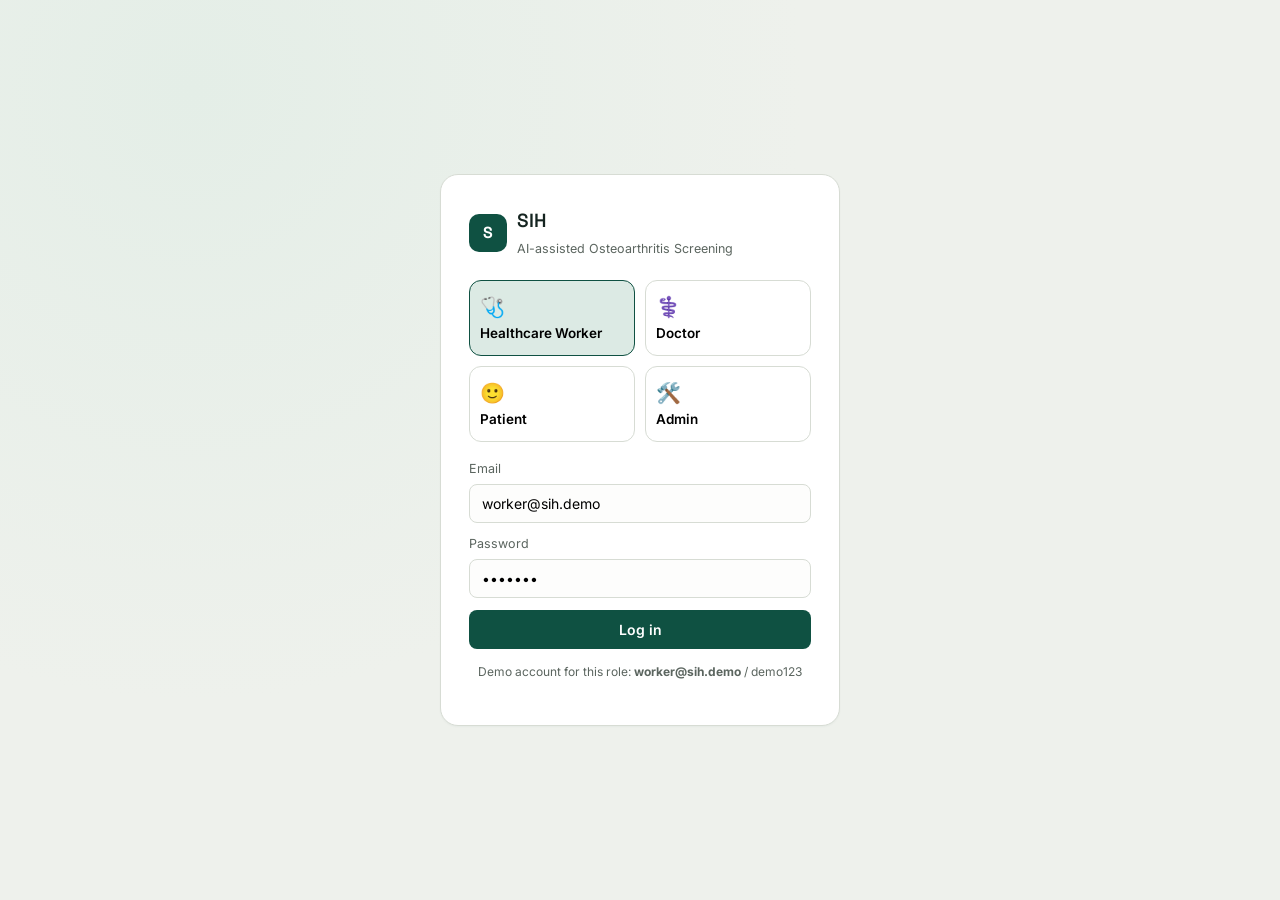
<file: index.html>
<!DOCTYPE html>
<html lang="en">
<head>
<meta charset="UTF-8">
<meta name="viewport" content="width=device-width, initial-scale=1.0">
<title>SIH — OA Screening Platform</title>
<link rel="preconnect" href="https://fonts.googleapis.com">
<link href="https://fonts.googleapis.com/css2?family=Space+Grotesk:wght@500;600;700&family=Inter:wght@400;500;600;700&display=swap" rel="stylesheet">
<link rel="stylesheet" href="assets/css/style.css">
<script src="assets/js/vendor/qrcode.min.js" onerror="this.onerror=null;this.src='https://cdnjs.cloudflare.com/ajax/libs/qrcodejs/1.0.0/qrcode.min.js'"></script>
<script src="assets/js/vendor/jsQR.min.js" onerror="this.onerror=null;this.src='https://cdnjs.cloudflare.com/ajax/libs/jsQR/1.4.0/jsQR.js'"></script>
</head>
<body>
<div id="app"></div>
<div id="toast-holder"></div>

<!-- Load order matters: state/utility modules first, dispatcher (app.js) last -->
<script src="assets/js/language.js"></script>
<script src="assets/js/storage.js"></script>
<script src="assets/js/auth.js"></script>
<script src="assets/js/patient.js"></script>
<script src="assets/js/camps.js"></script>
<script src="assets/js/followup.js"></script>
<script src="assets/js/qr.js"></script>
<script src="assets/js/camera.js"></script>
<script src="assets/js/wearable.js"></script>
<script src="assets/js/ai.js"></script>
<script src="assets/js/screening.js"></script>
<script src="assets/js/report.js"></script>
<script src="assets/js/dashboard.js"></script>
<script src="assets/js/doctor.js"></script>
<script src="assets/js/admin.js"></script>
<script src="assets/js/voice.js"></script>
<script src="assets/js/app.js"></script>
</body>
</html>
</file>
<file: assets/css/style.css>
:root{
  --bg:#EEF1EC; --surface:#FFFFFF; --ink:#152420; --muted:#5B655F;
  --border:#D7DCD4; --primary:#0F5142; --primary-dark:#0B3B30; --primary-soft:#DCEAE4;
  --accent:#B98523; --accent-soft:#F3E4C4;
  --low:#2F7A4F; --low-soft:#E1F1E6;
  --mod:#C1861E; --mod-soft:#FBEDD4;
  --high:#B5432E; --high-soft:#FBE4DF;
  --radius-lg:18px; --radius-md:12px; --radius-sm:8px;
}
*{box-sizing:border-box;}
body{margin:0;background:var(--bg);color:var(--ink);font-family:'Inter',sans-serif;font-size:15px;line-height:1.5;}
h1,h2,h3,h4{font-family:'Space Grotesk',sans-serif;font-weight:600;margin:0 0 4px;letter-spacing:-0.01em;}
button{font-family:inherit;cursor:pointer;}
input,select,textarea{font-family:inherit;font-size:14px;}
.hidden{display:none !important;}
#app{min-height:100vh;}

/* ---------- Login ---------- */
.login-wrap{min-height:100vh;display:flex;align-items:center;justify-content:center;padding:24px;background:
  radial-gradient(circle at 15% 10%, #E4EEE7 0%, var(--bg) 45%);}
.login-card{width:100%;max-width:400px;background:var(--surface);border:1px solid var(--border);border-radius:var(--radius-lg);padding:32px 28px;box-shadow:0 1px 2px rgba(15,81,66,0.04);}
.brand{display:flex;align-items:center;gap:10px;margin-bottom:22px;}
.brand-mark{width:38px;height:38px;border-radius:10px;background:var(--primary);color:#fff;display:flex;align-items:center;justify-content:center;font-family:'Space Grotesk';font-weight:700;font-size:16px;flex-shrink:0;}
.brand-text h1{font-size:19px;}
.brand-text p{margin:0;font-size:12.5px;color:var(--muted);}
.role-grid{display:grid;grid-template-columns:1fr 1fr;gap:10px;margin:18px 0;}
.role-btn{border:1.5px solid var(--border);background:#fff;border-radius:var(--radius-md);padding:14px 10px;text-align:left;transition:border-color .15s, background .15s;}
.role-btn:hover{border-color:var(--primary);}
.role-btn.active{border-color:var(--primary);background:var(--primary-soft);}
.role-btn .r-icon{font-size:20px;display:block;margin-bottom:6px;}
.role-btn .r-name{font-weight:600;font-size:13.5px;}
.field{margin-bottom:12px;}
.field label{display:block;font-size:12.5px;color:var(--muted);margin-bottom:5px;}
.field input,.field select,.field textarea{width:100%;padding:10px 12px;border:1.5px solid var(--border);border-radius:var(--radius-sm);background:#fdfdfc;}
.field input:focus,.field select:focus,.field textarea:focus{outline:none;border-color:var(--primary);}
.btn{display:inline-flex;align-items:center;justify-content:center;gap:6px;border:none;border-radius:var(--radius-sm);padding:11px 18px;font-weight:600;font-size:14px;}
.btn-primary{background:var(--primary);color:#fff;}
.btn-primary:hover{background:var(--primary-dark);}
.btn-block{width:100%;}
.btn-outline{background:#fff;border:1.5px solid var(--border);color:var(--ink);}
.btn-outline:hover{border-color:var(--primary);}
.btn-ghost{background:transparent;color:var(--primary);padding:8px 4px;}
.btn-sm{padding:7px 12px;font-size:12.5px;}
.hint{font-size:12px;color:var(--muted);margin-top:14px;text-align:center;}
.err{background:var(--high-soft);color:var(--high);border-radius:var(--radius-sm);padding:9px 12px;font-size:13px;margin-bottom:12px;}

/* ---------- Shell ---------- */
.shell{display:flex;min-height:100vh;}
.sidebar{width:220px;flex-shrink:0;background:var(--primary-dark);color:#fff;display:flex;flex-direction:column;padding:18px 12px;}
.sidebar .brand{color:#fff;margin-bottom:24px;padding:0 6px;}
.sidebar .brand-mark{background:#fff;color:var(--primary-dark);}
.sidebar .brand-text p{color:#B9CFC7;}
.nav-item{display:flex;align-items:center;gap:10px;padding:10px 12px;border-radius:var(--radius-sm);color:#CFE2DB;font-size:13.5px;font-weight:500;margin-bottom:2px;background:transparent;border:none;width:100%;text-align:left;}
.nav-item:hover{background:rgba(255,255,255,0.06);}
.nav-item.active{background:rgba(255,255,255,0.14);color:#fff;}
.sidebar-foot{margin-top:auto;padding-top:12px;border-top:1px solid rgba(255,255,255,0.12);}
.main{flex:1;min-width:0;display:flex;flex-direction:column;}
.topbar{display:flex;align-items:center;justify-content:space-between;padding:14px 26px;border-bottom:1px solid var(--border);background:var(--surface);flex-wrap:wrap;gap:10px;}
.topbar-title h2{font-size:18px;}
.topbar-title p{margin:0;color:var(--muted);font-size:12.5px;}
.topbar-right{display:flex;align-items:center;gap:14px;}
.status-pill{display:inline-flex;align-items:center;gap:6px;font-size:12.5px;font-weight:600;padding:6px 12px;border-radius:20px;}
.status-online{background:var(--low-soft);color:var(--low);}
.status-offline{background:var(--mod-soft);color:var(--mod);}
.dot{width:7px;height:7px;border-radius:50%;background:currentColor;}
.content{padding:24px 26px;overflow-y:auto;flex:1;}
.userchip{display:flex;align-items:center;gap:8px;font-size:13px;}
.avatar{width:30px;height:30px;border-radius:50%;background:var(--primary-soft);color:var(--primary);display:flex;align-items:center;justify-content:center;font-weight:700;font-size:12.5px;}

/* mobile bottom nav for worker/patient */
.bottom-nav{display:none;}
@media (max-width:860px){
  .sidebar{display:none;}
  .bottom-nav{display:flex;position:fixed;bottom:0;left:0;right:0;background:var(--surface);border-top:1px solid var(--border);z-index:20;padding:6px 4px;}
  .bottom-nav button{flex:1;background:none;border:none;display:flex;flex-direction:column;align-items:center;gap:2px;font-size:10.5px;color:var(--muted);padding:6px 2px;}
  .bottom-nav button.active{color:var(--primary);}
  .bottom-nav .b-icon{font-size:18px;}
  .content{padding-bottom:80px;}
}

/* ---------- Cards / grids ---------- */
.stat-grid{display:grid;grid-template-columns:repeat(auto-fit,minmax(150px,1fr));gap:14px;margin-bottom:22px;}
.stat-card{background:var(--surface);border:1px solid var(--border);border-radius:var(--radius-md);padding:16px 18px;}
.stat-card .stat-num{font-family:'Space Grotesk';font-size:26px;font-weight:700;}
.stat-card .stat-label{font-size:12.5px;color:var(--muted);margin-top:2px;}
.stat-card.risk .stat-num{color:var(--high);}
.action-grid{display:grid;grid-template-columns:repeat(auto-fit,minmax(140px,1fr));gap:12px;margin-bottom:24px;}
.action-btn{background:var(--surface);border:1.5px solid var(--border);border-radius:var(--radius-md);padding:16px 14px;text-align:left;}
.action-btn:hover{border-color:var(--primary);}
.action-btn .a-icon{font-size:20px;display:block;margin-bottom:8px;}
.action-btn .a-label{font-weight:600;font-size:13.5px;}
.card{background:var(--surface);border:1px solid var(--border);border-radius:var(--radius-md);padding:20px;margin-bottom:16px;}
.card h3{font-size:15.5px;margin-bottom:14px;}
.section-title{display:flex;align-items:center;justify-content:between;margin-bottom:12px;}
.section-title h3{flex:1;}
table{width:100%;border-collapse:collapse;font-size:13.5px;}
th{text-align:left;color:var(--muted);font-weight:600;font-size:12px;padding:8px 10px;border-bottom:1.5px solid var(--border);}
td{padding:10px 10px;border-bottom:1px solid var(--border);}
tr.clickable:hover{background:var(--bg);cursor:pointer;}
.badge{display:inline-flex;align-items:center;gap:5px;padding:4px 10px;border-radius:20px;font-size:11.5px;font-weight:600;}
.badge-low{background:var(--low-soft);color:var(--low);}
.badge-mod{background:var(--mod-soft);color:var(--mod);}
.badge-high{background:var(--high-soft);color:var(--high);}
.badge-neutral{background:var(--bg);color:var(--muted);}
.empty-state{text-align:center;padding:40px 20px;color:var(--muted);}
.empty-state .e-icon{font-size:30px;margin-bottom:8px;display:block;}
.demo-flag{display:inline-block;background:var(--accent-soft);color:var(--accent);font-size:11px;font-weight:700;padding:3px 8px;border-radius:6px;margin-left:8px;}

/* ---------- Wizard ---------- */
.wizard-steps{display:flex;gap:6px;margin-bottom:22px;flex-wrap:wrap;}
.wz-step{flex:1;min-width:60px;height:5px;border-radius:4px;background:var(--border);}
.wz-step.done{background:var(--primary);}
.wz-step.current{background:var(--accent);}
.wz-label{font-size:12.5px;color:var(--muted);margin-bottom:18px;}
.pain-slider{width:100%;}
.yn-row{display:flex;gap:10px;margin-top:6px;flex-wrap:wrap;}
.yn-btn{padding:8px 16px;border-radius:20px;border:1.5px solid var(--border);background:#fff;font-size:13px;font-weight:600;}
.yn-btn.selected{border-color:var(--primary);background:var(--primary-soft);color:var(--primary-dark);}
.q-row{display:flex;align-items:center;justify-content:space-between;padding:14px 0;border-bottom:1px solid var(--border);flex-wrap:wrap;gap:8px;}
.q-row:last-child{border-bottom:none;}
.q-row .q-label{font-size:14px;font-weight:500;flex:1;min-width:180px;}
.sim-box{border:1.5px dashed var(--border);border-radius:var(--radius-md);padding:22px;text-align:center;background:var(--bg);}
.sim-status{display:flex;justify-content:center;gap:16px;margin:14px 0;flex-wrap:wrap;}
.sim-status span{font-size:12.5px;font-weight:600;color:var(--muted);}
.sim-status span.ok{color:var(--low);}
.metric-grid{display:grid;grid-template-columns:repeat(auto-fit,minmax(120px,1fr));gap:12px;margin-top:14px;}
.metric{background:#fff;border:1px solid var(--border);border-radius:var(--radius-sm);padding:12px;text-align:center;}
.metric .m-val{font-family:'Space Grotesk';font-size:20px;font-weight:700;color:var(--primary-dark);}
.metric .m-lbl{font-size:11px;color:var(--muted);margin-top:2px;}
.wizard-nav{display:flex;justify-content:space-between;margin-top:22px;}
.coverage-row{display:flex;gap:8px;flex-wrap:wrap;margin-top:10px;}
.cov-chip{font-size:11.5px;padding:4px 10px;border-radius:14px;background:var(--bg);color:var(--muted);}
.cov-chip.on{background:var(--primary-soft);color:var(--primary-dark);font-weight:600;}
.matrix-table{width:100%;border-collapse:collapse;font-size:12px;margin-top:8px;}
.matrix-table th{text-align:center;padding:6px 4px;color:var(--muted);font-weight:600;font-size:10.5px;border-bottom:1.5px solid var(--border);}
.matrix-table td{text-align:center;padding:7px 4px;border-bottom:1px solid var(--border);}
.matrix-table td:first-child{text-align:left;font-weight:500;color:var(--ink);white-space:nowrap;}
.matrix-table input[type=radio]{cursor:pointer;}

/* ---------- Result ---------- */
.risk-banner{border-radius:var(--radius-lg);padding:26px;text-align:center;margin-bottom:18px;}
.risk-banner.low{background:var(--low-soft);}
.risk-banner.moderate{background:var(--mod-soft);}
.risk-banner.high{background:var(--high-soft);}
.risk-banner .rb-title{font-family:'Space Grotesk';font-size:22px;font-weight:700;}
.risk-banner.low .rb-title{color:var(--low);}
.risk-banner.moderate .rb-title{color:var(--mod);}
.risk-banner.high .rb-title{color:var(--high);}
.risk-banner .rb-sub{font-size:12.5px;color:var(--muted);margin-top:4px;}
.indicator-list{list-style:none;padding:0;margin:0;}
.indicator-list li{padding:9px 0;border-bottom:1px solid var(--border);font-size:13.5px;display:flex;gap:8px;align-items:flex-start;}
.indicator-list li:last-child{border-bottom:none;}
.cam-wrap{position:relative;width:100%;max-width:420px;margin:0 auto;border-radius:var(--radius-md);overflow:hidden;background:#0b1f1a;}
.cam-wrap video,.cam-wrap canvas{width:100%;display:block;}
.cam-wrap canvas{position:absolute;top:0;left:0;}
.cam-live{display:flex;justify-content:space-between;gap:8px;flex-wrap:wrap;background:#fff;border:1px solid var(--border);border-radius:var(--radius-sm);padding:10px 14px;margin-top:10px;font-size:12.5px;}
.cam-live b{font-family:'Space Grotesk';font-size:17px;display:block;color:var(--primary-dark);}
.test-tabs{display:flex;gap:8px;flex-wrap:wrap;margin:10px 0;}
.test-tab{border:1.5px solid var(--border);border-radius:16px;padding:6px 12px;font-size:12px;background:#fff;cursor:pointer;}
.test-tab.active{background:var(--primary-soft);color:var(--primary-dark);border-color:var(--primary-dark);font-weight:600;}
.q-badge{display:inline-block;font-size:11.5px;font-weight:700;padding:3px 9px;border-radius:6px;}
.q-badge.good{background:var(--low-soft);color:var(--low);}
.q-badge.fair{background:var(--mod-soft);color:var(--mod);}
.q-badge.poor{background:var(--high-soft);color:var(--high);}
.spk-btn{border:none;background:none;cursor:pointer;font-size:13px;vertical-align:middle;}
.cam-warn{background:var(--high-soft);color:var(--high);border-radius:var(--radius-sm);padding:10px 12px;font-size:12.5px;margin-top:10px;}
.report-block{background:#fff;border:1px solid var(--border);border-radius:var(--radius-md);padding:26px;max-width:680px;margin:0 auto;}
.report-block h2{font-size:18px;}
.report-block .rline{display:flex;justify-content:space-between;padding:7px 0;border-bottom:1px solid var(--border);font-size:13.5px;}
.disclaimer{font-size:12px;color:var(--muted);background:var(--bg);padding:12px 14px;border-radius:var(--radius-sm);margin-top:16px;}
.btn-row{display:flex;gap:10px;flex-wrap:wrap;margin-top:16px;}

/* modal */
.modal-back{position:fixed;inset:0;background:rgba(10,20,17,0.45);display:flex;align-items:center;justify-content:center;z-index:100;padding:20px;}
.modal{background:#fff;border-radius:var(--radius-lg);padding:26px;max-width:420px;width:100%;max-height:88vh;overflow-y:auto;}
.modal h3{margin-bottom:14px;}
#qr-video{width:100%;border-radius:var(--radius-sm);background:#000;}
.qr-box{display:flex;justify-content:center;padding:16px;background:#fff;border:1px solid var(--border);border-radius:var(--radius-sm);}
.toast{position:fixed;bottom:24px;left:50%;transform:translateX(-50%);background:var(--primary-dark);color:#fff;padding:12px 20px;border-radius:var(--radius-md);font-size:13.5px;z-index:200;box-shadow:0 4px 14px rgba(0,0,0,0.2);}
.link-btn{background:none;border:none;color:var(--primary);font-weight:600;font-size:13px;padding:0;}
.chart-legend{display:flex;gap:14px;flex-wrap:wrap;margin-top:10px;font-size:12.5px;}
.chart-legend .lg-item{display:flex;align-items:center;gap:6px;}
.lg-dot{width:9px;height:9px;border-radius:3px;}
.bar-track{background:var(--bg);border-radius:8px;height:10px;overflow:hidden;margin:4px 0;}
.bar-fill{height:100%;border-radius:8px;}
.trend-row{display:flex;align-items:flex-end;gap:10px;height:90px;margin-top:10px;}
.trend-bar{flex:1;background:var(--primary-soft);border-radius:6px 6px 0 0;position:relative;}
.trend-bar span{position:absolute;top:-18px;left:0;right:0;text-align:center;font-size:11px;color:var(--muted);}
select.lang-select{border:1.5px solid var(--border);border-radius:20px;padding:6px 10px;background:#fff;font-size:12.5px;}
.qty-select{width:auto;display:inline-block;}
</file>
